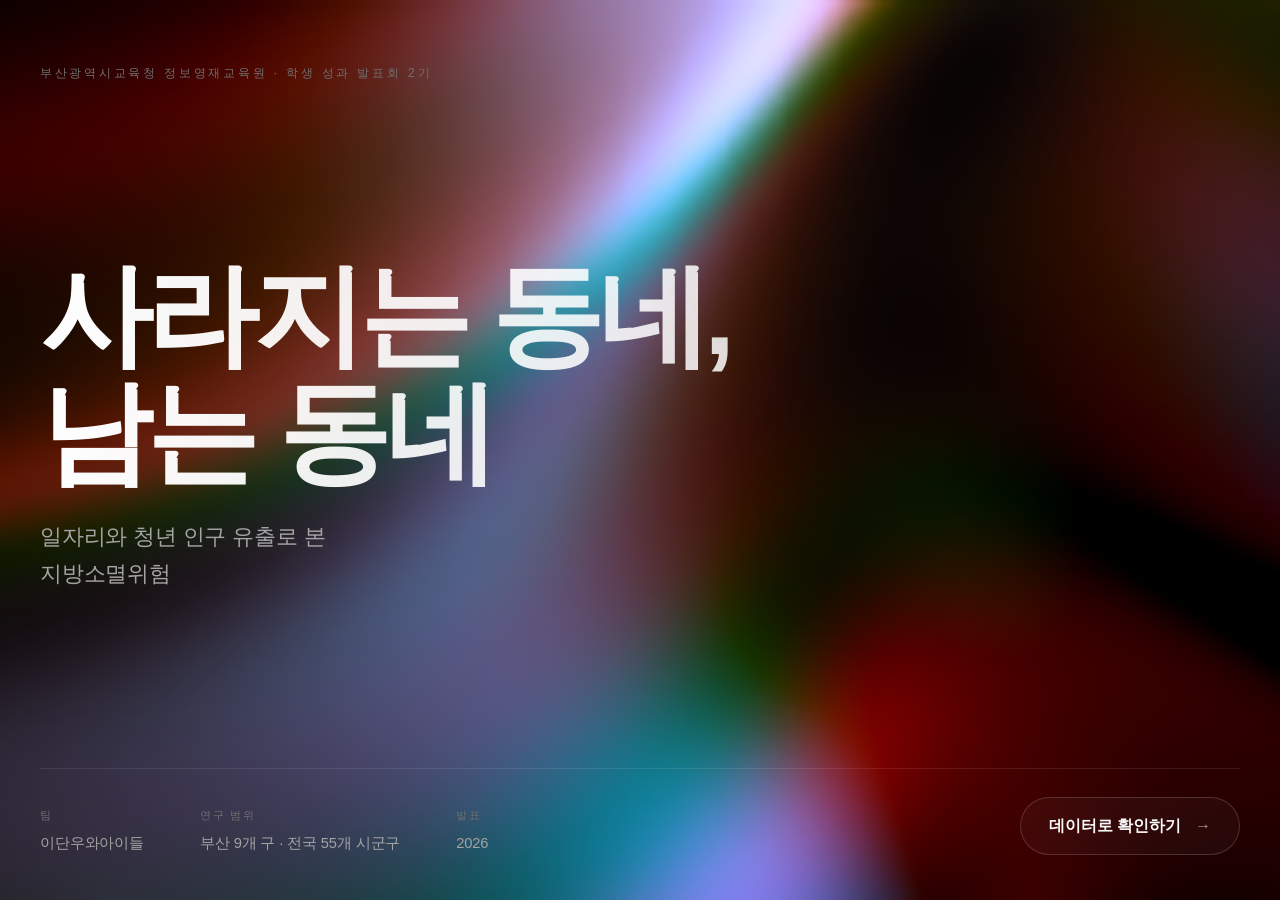
<file: index.html>
<!DOCTYPE html>
<html lang="ko">
<head>
  <meta charset="UTF-8">
  <meta name="viewport" content="width=device-width, initial-scale=1.0">
  <title>사라지는 동네, 남는 동네 · 이단우와아이들</title>
  <meta name="description" content="일자리와 청년 유출로 본 지방소멸위험 — 부산정보영재교육원 이단우와아이들 팀 연구 대시보드">
  <meta name="theme-color" content="#0a0a0a">
  <link rel="stylesheet" href="static/dashboard.css">
</head>
<body class="cover">

  <!-- ══════════════ 시작화면 ══════════════
       배경 물결은 canvas 로 그리는 장식이라 없어도 내용에 지장이 없다.
       글자와 버튼은 모두 HTML 에 그대로 있어서 JavaScript 가
       실행되지 않아도 화면이 그대로 보인다. -->
  <header class="hero">
    <canvas id="hero-wave" aria-hidden="true"></canvas>

    <p class="eyebrow">부산광역시교육청 정보영재교육원 · 학생 성과 발표회 2기</p>

    <div class="hero-mid">
      <h1 class="hero-title">사라지는 동네,<br>남는 동네</h1>
      <p class="hero-sub">일자리와 청년 인구 유출로 본 지방소멸위험</p>
    </div>

    <div class="hero-foot">
      <dl class="hero-meta">
        <div><dt>팀</dt><dd>이단우와아이들</dd></div>
        <div><dt>연구 범위</dt><dd>부산 9개 구 · 전국 55개 시군구</dd></div>
        <div><dt>발표</dt><dd>2026</dd></div>
      </dl>
      <a class="cta" href="dashboard.html">
        <span>데이터로 확인하기</span><span class="arrow">→</span>
      </a>
    </div>
  </header>

  <script src="static/wave.js"></script>
</body>
</html>
</file>
<file: static/dashboard.css>
/* =========================================================
   대시보드 스타일 — 「사라지는 동네, 남는 동네」
   에디토리얼(잡지형) 다크 레이아웃. 화면 장식은 전부 무채색으로 두고
   색은 오직 데이터에만 쓴다.
   ========================================================= */

:root {
  /* 배경과 면 */
  --bg: #0a0a0a;
  --card: #141414;          /* 차트가 그려지는 면 — 팔레트 검증 기준 */
  --card-2: #1b1b1b;
  --line: rgba(255, 255, 255, 0.09);
  --line-strong: rgba(255, 255, 255, 0.16);

  /* 글자 */
  --ink: #fafafa;
  --ink-2: #a3a3a3;
  --ink-3: #6f6f6f;

  /* 데이터 색 — 색약 구분·명도·대비 검증을 통과한 3색 (표면 #141414 기준) */
  --chart-1: #3987e5;         /* blue   : 그 외 구 / 산업쇠퇴 */
  --chart-2: #d95926;         /* orange : 원도심 */
  --chart-3: #199e70;         /* aqua   : 농어촌 낙후 */
  --chart-grid: rgba(255, 255, 255, 0.07);
  --status-critical: #d03b3b; /* 위험 경계선 */
  --status-warning: #fab219;  /* 관리 경계선 */

  --sans: "Pretendard", -apple-system, BlinkMacSystemFont, "Segoe UI",
          "Apple SD Gothic Neo", "Malgun Gothic", "맑은 고딕", sans-serif;

  --pad: clamp(20px, 5vw, 40px);
  --gap-section: clamp(72px, 11vw, 132px);
}

@font-face {
  font-family: "Cafe24 Supermagic";
  src: url("fonts/Cafe24Supermagic-Regular-v1.0.ttf") format("truetype");
  font-display: swap;
}

* { box-sizing: border-box; margin: 0; padding: 0; }

html { scroll-behavior: smooth; }

body {
  background: var(--bg);
  color: var(--ink);
  font-family: var(--sans);
  line-height: 1.65;
  -webkit-font-smoothing: antialiased;
  overflow-x: hidden;
  /* 한글은 낱글자 단위로 잘려서 '지방소 / 멸위험' 처럼 되기 쉽다.
     keep-all 로 띄어쓰기에서만 줄을 바꾼다. break-word 는 한 낱말이
     줄 하나에도 안 들어갈 때만 쪼개므로 anywhere 보다 덜 공격적이다. */
  word-break: keep-all;
  overflow-wrap: break-word;
}

/* =========================================================
   시작화면 — 정지된 에디토리얼 표지
   위(소속) / 가운데(제목) / 아래(가로선 + 정보 + 버튼)로 나뉜 세로 3단.
   애니메이션이 하나도 없고, 모든 글자가 처음부터 보인다.
   ========================================================= */
.hero {
  position: relative;
  min-height: 100svh;
  display: grid;
  grid-template-rows: auto 1fr auto;
  gap: 40px;
  overflow: hidden;
  padding: clamp(40px, 7vh, 72px) var(--pad) clamp(32px, 5vh, 52px);
}

/* 배경 물결 (static/wave.js 가 그린다).
   장식이라 aria-hidden 이고, 이 파일이 없어도 표지는 그대로 보인다. */
#hero-wave {
  position: absolute;
  inset: 0;
  width: 100%;
  height: 100%;
  display: block;
  pointer-events: none;
}

/* 물결 위에 글자가 올라가므로 어둡게 한 겹 덮어 읽기 쉽게 만든다.
   왼쪽(글자가 있는 쪽)을 더 진하게 깐다. */
.hero::before {
  content: "";
  position: absolute;
  inset: 0;
  background:
    linear-gradient(100deg, rgba(10, 10, 10, 0.9) 0%, rgba(10, 10, 10, 0.62) 42%, rgba(10, 10, 10, 0.1) 100%);
  pointer-events: none;
}

/* 위아래 가장자리를 페이지 색으로 눌러 물결이 잘린 티가 안 나게 한다 */
.hero::after {
  content: "";
  position: absolute;
  inset: 0;
  background:
    linear-gradient(to bottom, var(--bg) 0%, transparent 18%, transparent 72%, var(--bg) 100%);
  pointer-events: none;
}

.hero > * { position: relative; z-index: 1; }

.eyebrow {
  font-size: clamp(0.68rem, 1.6vw, 0.78rem);
  letter-spacing: 0.22em;
  color: var(--ink-3);
}

/* 줄바꿈은 제목의 <br> 이 담당한다. 여기에 ch 단위 max-width 를 걸면
   부모 글자 크기(16px) 기준이라 제목이 한 글자씩 쪼개진다. */
.hero-mid { align-self: center; }

.hero-title {
  font-size: clamp(2.7rem, 10vw, 7rem);
  font-weight: 800;
  letter-spacing: -0.05em;
  line-height: 1.04;
  background-image: linear-gradient(to right, #ffffff, rgba(255, 255, 255, 0.72));
  -webkit-background-clip: text;
  background-clip: text;
  color: transparent;
}

.hero-sub {
  margin-top: clamp(18px, 3vw, 28px);
  font-size: clamp(1rem, 2.4vw, 1.4rem);
  color: var(--ink-2);
  letter-spacing: -0.01em;
  max-width: 30ch;
}

/* 아래 띠: 왼쪽에 연구 정보, 오른쪽에 버튼 */
.hero-foot {
  border-top: 1px solid var(--line);
  padding-top: clamp(20px, 3vw, 28px);
  display: flex;
  align-items: flex-end;
  justify-content: space-between;
  flex-wrap: wrap;
  gap: 24px 32px;
}

.hero-meta {
  display: flex;
  flex-wrap: wrap;
  gap: 12px clamp(24px, 5vw, 56px);
}
.hero-meta dt {
  font-size: 0.68rem;
  letter-spacing: 0.16em;
  color: var(--ink-3);
  margin-bottom: 6px;
}
.hero-meta dd { font-size: 0.92rem; color: var(--ink-2); letter-spacing: -0.01em; }

.cta {
  display: inline-flex;
  align-items: center;
  gap: 14px;
  padding: 15px 28px;
  border-radius: 999px;
  border: 1px solid var(--line-strong);
  background: rgba(255, 255, 255, 0.03);
  color: var(--ink);
  font-size: 0.98rem;
  font-weight: 600;
  text-decoration: none;
  white-space: nowrap;
  transition: background 0.3s ease, border-color 0.3s ease;
}
.cta:hover { background: rgba(255, 255, 255, 0.08); border-color: var(--ink-3); }

.cta .arrow { opacity: 0.6; }
.cta:hover .arrow { opacity: 1; }

/* 표지는 이 한 화면이 전부다. 스크롤할 것이 없으니 막아 둔다 */
body.cover { overflow: hidden; }

/* =========================================================
   본문 페이지 상단 바 (dashboard.html)
   표지로 돌아가는 길. 스크롤해도 위에 붙어 있는다.
   ========================================================= */
.topbar {
  position: sticky;
  top: 0;
  z-index: 20;
  background: rgba(10, 10, 10, 0.82);
  backdrop-filter: blur(10px);
  border-bottom: 1px solid var(--line);
}

/* .wrap 의 padding: 0 이 나중에 선언돼 있어서, 선택자를 한 단계 겹쳐
   우선순위를 올려야 위아래 여백이 먹는다 */
.topbar .topbar-inner {
  display: flex;
  align-items: center;
  gap: 20px;
  padding-top: 15px;
  padding-bottom: 15px;
}

.back {
  display: inline-flex;
  align-items: center;
  gap: 9px;
  color: var(--ink-2);
  text-decoration: none;
  font-size: 0.88rem;
  font-weight: 600;
  white-space: nowrap;
  transition: color 0.2s ease;
}
.back:hover { color: var(--ink); }
.back .arrow { opacity: 0.6; }
.back:hover .arrow { opacity: 1; }

.topbar-title {
  margin-left: auto;
  font-size: 0.82rem;
  color: var(--ink-3);
  letter-spacing: -0.01em;
  white-space: nowrap;
  overflow: hidden;
  text-overflow: ellipsis;
}

/* 상단 바 바로 아래에 첫 섹션이 붙지 않도록 여백을 조금 줄인다 */
.topbar + .wrap > section.block:first-child { margin-top: clamp(48px, 7vw, 88px); }

/* 앵커로 이동할 때 상단 바에 제목이 가리지 않게 */
section.block { scroll-margin-top: 72px; }

/* =========================================================
   본문 레이아웃
   ========================================================= */
.wrap {
  max-width: 1160px;
  margin: 0 auto;
  padding: 0 var(--pad);
}

section.block { margin-top: var(--gap-section); }

.sec-head { margin-bottom: clamp(28px, 4vw, 48px); }

.sec-num {
  display: inline-block;
  font-size: 0.72rem;
  letter-spacing: 0.2em;
  color: var(--ink-3);
  margin-bottom: 14px;
}
.sec-num::after {
  content: "";
  display: inline-block;
  width: 40px;
  height: 1px;
  background: var(--line-strong);
  vertical-align: middle;
  margin-left: 14px;
}

.sec-title {
  font-size: clamp(1.6rem, 3.6vw, 2.4rem);
  font-weight: 700;
  letter-spacing: -0.03em;
  line-height: 1.25;
}

.sec-desc {
  margin-top: 14px;
  max-width: 62ch;
  color: var(--ink-2);
  font-size: clamp(0.92rem, 1.8vw, 1.02rem);
}

/* 스크롤 등장 — .js-on 은 <head> 에서 JS가 붙여준다.
   JS가 실행되지 않으면 이 규칙 자체가 적용되지 않아 본문이 처음부터 보인다. */
.js-on .reveal {
  opacity: 0;
  transform: translateY(28px);
  transition: opacity 0.8s cubic-bezier(0.16, 1, 0.3, 1),
              transform 0.8s cubic-bezier(0.16, 1, 0.3, 1);
}
.js-on .reveal.is-visible { opacity: 1; transform: none; }

/* =========================================================
   01 · 연구 질문 — 큰 문장 + 가설 체인
   ========================================================= */
.lead {
  font-size: clamp(1.5rem, 4.2vw, 2.8rem);
  font-weight: 700;
  letter-spacing: -0.035em;
  line-height: 1.35;
  max-width: 20ch;
}
.lead em {
  font-style: normal;
  background-image: linear-gradient(to right, #ffffff, rgba(255, 255, 255, 0.55));
  -webkit-background-clip: text;
  background-clip: text;
  color: transparent;
}

.chain {
  margin-top: clamp(40px, 6vw, 64px);
  display: flex;
  align-items: stretch;
  flex-wrap: wrap;
  gap: 14px;
}

.chain-node {
  flex: 1 1 220px;
  border: 1px solid var(--line);
  border-radius: 16px;
  background: var(--card);
  padding: 22px 24px;
}
.chain-node .step {
  font-size: 0.7rem;
  letter-spacing: 0.16em;
  color: var(--ink-3);
}
.chain-node .what {
  margin-top: 10px;
  font-size: clamp(1rem, 2.2vw, 1.18rem);
  font-weight: 600;
  letter-spacing: -0.02em;
}
.chain-node .how { margin-top: 8px; font-size: 0.82rem; color: var(--ink-2); }

.chain-link {
  flex: 0 0 auto;
  align-self: center;
  text-align: center;
  color: var(--ink-3);
  font-size: 0.78rem;
  padding: 0 4px;
}
.chain-link .r {
  display: block;
  color: var(--ink);
  font-weight: 700;
  font-variant-numeric: tabular-nums;
}
.chain-link .ar { display: block; font-size: 1.1rem; line-height: 1; opacity: 0.5; }

.note-card {
  margin-top: 28px;
  border-left: 2px solid var(--line-strong);
  padding: 4px 0 4px 20px;
  color: var(--ink-2);
  font-size: 0.88rem;
}
.note-card strong { color: var(--ink); font-weight: 600; }
.note-card b { color: var(--ink); font-weight: 600; }

/* =========================================================
   03 · 청년 성비
   왼쪽에 점 그래프, 오른쪽에 읽는 법. 좁아지면 위아래로 쌓인다.
   ========================================================= */
.ratio {
  display: grid;
  grid-template-columns: minmax(0, 1.05fr) minmax(0, 1fr);
  gap: 18px;
  align-items: start;
}

.ratio-points {
  display: grid;
  gap: 1px;
  background: var(--line);
  border-top: 1px solid var(--line);
  border-bottom: 1px solid var(--line);
}
.ratio-point {
  background: var(--bg);
  display: grid;
  grid-template-columns: 32px 1fr;
  gap: 10px;
  padding: 16px 2px;
  align-items: start;
}
.ratio-point .n {
  color: var(--ink-3);
  font-size: 0.74rem;
  font-variant-numeric: tabular-nums;
  padding-top: 3px;
}
.ratio-point p { font-size: 0.9rem; color: var(--ink-2); }
.ratio-point b { color: var(--ink); font-weight: 600; }

/* 화면의 '청년'이 원자료로는 무엇인지 밝히는 줄 */
.ratio-disclosure {
  margin-top: 20px;
  font-size: 0.8rem;
  color: var(--ink-3);
  line-height: 1.8;
}
.ratio-disclosure b { color: var(--ink-2); font-weight: 600; }

/* 점 그래프의 지역 이름 (SVG 안 글자) */
.row-label {
  fill: var(--ink-2);
  font-size: 12px;
  font-family: var(--sans);
}

/* 툴팁 안의 한 줄 설명 */
.tip-note {
  margin-top: 7px;
  padding-top: 7px;
  border-top: 1px solid var(--line);
  color: var(--ink-3);
  font-size: 11px;
  max-width: 17rem;
  white-space: normal;
}

@media (max-width: 900px) {
  .ratio { grid-template-columns: 1fr; }
}

/* =========================================================
   02 · 소멸위험지수 계산기
   조절 막대는 Radix UI Slider의 생김새(8px 트랙 · 20px 동그란 손잡이 ·
   2px 테두리)를 네이티브 <input type="range"> 위에 CSS로 다시 만든 것이다.
   --p (0~1) 하나로 트랙의 채워진 길이와 말풍선 위치를 함께 움직인다.
   ========================================================= */
.calc {
  display: grid;
  grid-template-columns: repeat(auto-fit, minmax(min(420px, 100%), 1fr));
  gap: 18px;
  align-items: start;
}

.calc-controls {
  border: 1px solid var(--line);
  border-radius: 20px;
  background: var(--card);
  padding: 30px clamp(20px, 2.6vw, 30px);
}

.field + .field { margin-top: 34px; }

.field label {
  display: block;
  font-size: 0.9rem;
  font-weight: 600;
  letter-spacing: -0.01em;
}

.field-help { margin-top: 10px; font-size: 0.78rem; color: var(--ink-3); }

/* 말풍선이 앉을 자리를 위쪽에 비워 둔다 */
.slider { position: relative; margin-top: 14px; padding-top: 32px; }

.slider input[type="range"] {
  -webkit-appearance: none;
  appearance: none;
  display: block;
  width: 100%;
  height: 8px;
  margin: 0;
  border-radius: 999px;
  cursor: pointer;
  background: linear-gradient(to right,
    var(--ink) 0 calc(var(--p, 0.5) * 100%),
    rgba(255, 255, 255, 0.12) calc(var(--p, 0.5) * 100%) 100%);
}

.slider input[type="range"]::-webkit-slider-thumb {
  -webkit-appearance: none;
  width: 20px;
  height: 20px;
  border-radius: 50%;
  border: 2px solid var(--ink);
  background: var(--bg);
  cursor: pointer;
}
.slider input[type="range"]::-moz-range-thumb {
  width: 16px;
  height: 16px;
  border-radius: 50%;
  border: 2px solid var(--ink);
  background: var(--bg);
  cursor: pointer;
}

.slider input[type="range"]:focus { outline: none; }
.slider input[type="range"]:focus-visible {
  outline: 3px solid rgba(255, 255, 255, 0.4);
  outline-offset: 5px;
}

/* 손잡이 중심은 양끝에서 10px(손잡이 반지름)만큼 안쪽까지만 움직인다 */
.slider-bubble {
  position: absolute;
  top: 0;
  left: calc(10px + (100% - 20px) * var(--p, 0.5));
  transform: translateX(-50%);
  padding: 4px 10px;
  border-radius: 7px;
  background: #181818;
  border: 1px solid var(--line-strong);
  color: var(--ink);
  font-size: 0.75rem;
  font-variant-numeric: tabular-nums;
  white-space: nowrap;
}

.presets {
  margin-top: 34px;
  padding-top: 24px;
  border-top: 1px solid var(--line);
  display: flex;
  flex-wrap: wrap;
  align-items: center;
  gap: 8px;
}
.presets-label {
  font-size: 0.7rem;
  letter-spacing: 0.14em;
  color: var(--ink-3);
  margin-right: 4px;
}
.presets button {
  font: inherit;
  font-size: 0.8rem;
  color: var(--ink-2);
  border: 1px solid var(--line);
  border-radius: 999px;
  background: rgba(255, 255, 255, 0.02);
  padding: 7px 14px;
  cursor: pointer;
  transition: color 0.2s ease, border-color 0.2s ease, background 0.2s ease;
}
.presets button:hover { color: var(--ink); border-color: var(--line-strong); }
.presets button[aria-pressed="true"] {
  color: var(--ink);
  border-color: var(--ink-3);
  background: rgba(255, 255, 255, 0.07);
}

/* ---- 결과 ---- */
.calc-result {
  border: 1px solid var(--line);
  border-radius: 20px;
  background: var(--card);
  padding: 30px clamp(20px, 2.6vw, 30px);
}

.calc-formula {
  font-size: 0.86rem;
  color: var(--ink-2);
  font-variant-numeric: tabular-nums;
}

.calc-value {
  margin-top: 6px;
  font-size: clamp(3rem, 9vw, 4.6rem);
  font-weight: 800;
  letter-spacing: -0.05em;
  line-height: 1;
  font-variant-numeric: tabular-nums;
}

.calc-badge {
  display: inline-flex;
  align-items: center;
  gap: 8px;
  margin-top: 16px;
  padding: 6px 15px 6px 12px;
  border-radius: 999px;
  border: 1px solid currentColor;
  background: rgba(255, 255, 255, 0.04);
  color: var(--tone, var(--ink));
  font-size: 0.84rem;
  font-weight: 600;
}
.calc-badge::before {
  content: "";
  width: 8px;
  height: 8px;
  border-radius: 50%;
  background: currentColor;
}

/* 0~60 눈금자. 세 구간 색이 곧 등급이다 */
.calc-gauge {
  position: relative;
  margin: 34px 0 34px;
  height: 8px;
  border-radius: 999px;
  background: linear-gradient(to right,
    var(--status-critical) 0 33.33%,
    var(--status-warning) 33.33% 66.67%,
    var(--chart-1) 66.67% 100%);
}
.calc-needle {
  position: absolute;
  top: -6px;
  bottom: -6px;
  left: var(--pos, 39%);
  width: 3px;
  margin-left: -1.5px;
  border-radius: 999px;
  background: var(--ink);
  box-shadow: 0 0 0 2px var(--card);
}
.calc-mark {
  position: absolute;
  top: 16px;
  left: var(--at);
  transform: translateX(-50%);
  font-size: 0.68rem;
  color: var(--ink-3);
  font-variant-numeric: tabular-nums;
}
.calc-mark i { font-style: normal; }
.calc-mark::before {
  content: "";
  position: absolute;
  left: 50%;
  top: -14px;
  width: 1px;
  height: 10px;
  background: rgba(255, 255, 255, 0.35);
}

.calc-compare { font-size: 0.86rem; color: var(--ink-2); }
.calc-compare strong { color: var(--ink); font-weight: 600; }

/* =========================================================
   03 · 요약 숫자
   ========================================================= */
.stats {
  display: grid;
  grid-template-columns: repeat(auto-fit, minmax(220px, 1fr));
  gap: 1px;
  background: var(--line);
  border: 1px solid var(--line);
  border-radius: 20px;
  overflow: hidden;
}

.stat {
  background: var(--bg);
  padding: 28px clamp(20px, 3vw, 30px) 26px;
}
.stat .k { font-size: 0.8rem; color: var(--ink-2); }
.stat .v {
  margin: 12px 0 8px;
  font-size: clamp(2rem, 4.6vw, 2.9rem);
  font-weight: 800;
  letter-spacing: -0.045em;
  line-height: 1;
}
.stat .s { font-size: 0.8rem; color: var(--ink-2); line-height: 1.55; }
.stat .src { margin-top: 12px; font-size: 0.7rem; color: var(--ink-3); }

/* =========================================================
   04 · 차트
   ========================================================= */
.charts {
  display: grid;
  grid-template-columns: repeat(auto-fit, minmax(min(430px, 100%), 1fr));
  gap: 18px;
}

.card {
  background: var(--card);
  border: 1px solid var(--line);
  border-radius: 20px;
  padding: 26px clamp(18px, 2.4vw, 26px) 20px;
  min-width: 0;
  transition: border-color 0.3s ease, transform 0.3s ease;
}
.card:hover { border-color: var(--line-strong); }

.card-head {
  display: flex;
  align-items: baseline;
  justify-content: space-between;
  gap: 14px;
}
.card-head h3 {
  font-size: 1.05rem;
  font-weight: 650;
  letter-spacing: -0.02em;
}
.tag {
  flex: none;
  font-size: 0.72rem;
  color: var(--ink-2);
  border: 1px solid var(--line);
  border-radius: 999px;
  padding: 4px 11px;
  white-space: nowrap;
}
.card-sub { margin-top: 8px; font-size: 0.82rem; color: var(--ink-2); }
.card-src { margin-top: 14px; font-size: 0.7rem; color: var(--ink-3); }

.chart { width: 100%; margin-top: 18px; }
.chart-svg { width: 100%; height: auto; display: block; }

/* SVG 안의 글자 */
.tick-label  { fill: var(--ink-3); font-size: 11px; font-family: var(--sans); font-variant-numeric: tabular-nums; }
.axis-label  { fill: var(--ink-3); font-size: 11px; font-family: var(--sans); }
.point-label { fill: var(--ink);   font-size: 11px; font-weight: 600; font-family: var(--sans); }
.level-label { font-size: 10px; font-weight: 700; font-family: var(--sans); }
.seg-label   { fill: #fff; font-size: 13px; font-weight: 700; font-family: var(--sans); }
.donut-center-num { fill: var(--ink); font-size: 32px; font-weight: 800; font-family: var(--sans); letter-spacing: -0.03em; }
.donut-center-sub { fill: var(--ink-3); font-size: 11px; font-family: var(--sans); }
.scatter-dot, .donut-seg { transition: opacity 0.15s ease; cursor: default; }

/* 툴팁 */
.chart-tip {
  position: fixed;
  top: 0; left: 0;
  z-index: 60;
  min-width: 11.5rem;
  pointer-events: none;
  opacity: 0;
  transition: opacity 0.12s ease;
  background: rgba(24, 24, 24, 0.97);
  border: 1px solid var(--line-strong);
  border-radius: 12px;
  padding: 11px 14px;
  font-family: var(--sans);
  font-size: 12px;
  color: var(--ink);
  backdrop-filter: blur(10px);
  box-shadow: 0 16px 40px rgba(0, 0, 0, 0.6);
}
.tip-label { font-weight: 650; margin-bottom: 7px; letter-spacing: -0.01em; }
.tip-sub { color: var(--ink-3); font-weight: 400; }
.tip-row { display: flex; align-items: center; gap: 9px; line-height: 1.85; }
.tip-swatch { width: 9px; height: 9px; border-radius: 3px; flex: none; }
.tip-name { color: var(--ink-2); flex: 1; padding-right: 16px; white-space: nowrap; }
.tip-value { font-weight: 650; font-variant-numeric: tabular-nums; }

/* 범례 */
.chart-legend {
  display: flex;
  justify-content: center;
  flex-wrap: wrap;
  gap: 8px 20px;
  padding-top: 16px;
  font-size: 12px;
  color: var(--ink-2);
}
.chart-legend-item { display: flex; align-items: center; gap: 7px; }

/* =========================================================
   05 · 상관계수
   ========================================================= */
.corr {
  display: grid;
  grid-template-columns: repeat(auto-fit, minmax(min(250px, 100%), 1fr));
  gap: 16px;
}
.corr-item {
  border: 1px solid var(--line);
  border-radius: 18px;
  padding: 24px;
  background: var(--card);
}
.corr-item .r {
  font-size: clamp(1.9rem, 4vw, 2.5rem);
  font-weight: 800;
  letter-spacing: -0.045em;
  font-variant-numeric: tabular-nums;
}
.corr-item .pair { margin-top: 8px; font-weight: 600; font-size: 0.95rem; }
.corr-item .note { margin-top: 8px; font-size: 0.8rem; color: var(--ink-2); }

/* 막대 게이지 — |r| 을 눈으로 비교 */
.rbar {
  margin-top: 16px;
  height: 4px;
  border-radius: 999px;
  background: rgba(255, 255, 255, 0.08);
  overflow: hidden;
}
.rbar span { display: block; height: 100%; border-radius: 999px; background: var(--ink); }

/* =========================================================
   06 · 결론
   ========================================================= */
.findings { display: grid; gap: 1px; background: var(--line); border-top: 1px solid var(--line); border-bottom: 1px solid var(--line); }
.finding {
  background: var(--bg);
  display: grid;
  grid-template-columns: 54px 1fr;
  gap: 8px;
  padding: 24px 4px;
  align-items: start;
}
.finding .n { color: var(--ink-3); font-size: 0.78rem; font-variant-numeric: tabular-nums; padding-top: 5px; }
.finding .t { font-size: clamp(1rem, 2.2vw, 1.15rem); font-weight: 600; letter-spacing: -0.02em; }
.finding .d { margin-top: 6px; font-size: 0.88rem; color: var(--ink-2); }

/* =========================================================
   07 · 정책 제안
   보고서 Ⅳ장의 핵심이라 결론 안에 묻어두지 않고 독립 섹션으로 뺐다.
   ========================================================= */
.proposals {
  display: grid;
  grid-template-columns: repeat(auto-fit, minmax(min(380px, 100%), 1fr));
  gap: 18px;
}

.proposal {
  border: 1px solid var(--line);
  border-radius: 20px;
  padding: clamp(26px, 3.2vw, 36px);
  background: linear-gradient(180deg, rgba(255, 255, 255, 0.045), transparent);
  display: flex;
  flex-direction: column;
}

.proposal .who {
  font-size: 0.72rem;
  letter-spacing: 0.2em;
  color: var(--ink-3);
}

.proposal .to {
  margin-top: 10px;
  font-size: clamp(1.15rem, 2.6vw, 1.45rem);
  font-weight: 700;
  letter-spacing: -0.03em;
}

.proposal .body {
  margin-top: 16px;
  font-size: clamp(0.98rem, 2vw, 1.08rem);
  letter-spacing: -0.01em;
  line-height: 1.7;
}
.proposal .body strong { font-weight: 700; }

/* 근거 줄은 카드 맨 아래에 붙여 두 카드의 높이가 달라도 나란히 보이게 한다 */
.proposal .why {
  margin-top: auto;
  padding-top: 20px;
  border-top: 1px solid var(--line);
  font-size: 0.8rem;
  color: var(--ink-2);
  line-height: 1.7;
}
.proposal .why b {
  color: var(--ink);
  font-weight: 600;
  font-variant-numeric: tabular-nums;
}

/* =========================================================
   표로 보기
   ========================================================= */
.table-box {
  margin-top: 24px;
  border: 1px solid var(--line);
  border-radius: 18px;
  background: var(--card);
  padding: 20px clamp(18px, 2.4vw, 26px);
}
.table-box summary {
  cursor: pointer;
  color: var(--ink-2);
  font-size: 0.9rem;
  list-style: none;
}
.table-box summary::-webkit-details-marker { display: none; }
.table-box summary::before { content: "＋ "; color: var(--ink-3); }
.table-box[open] summary::before { content: "－ "; }
.table-box summary:hover { color: var(--ink); }
.table-scroll { overflow-x: auto; margin-top: 18px; }
table { border-collapse: collapse; width: 100%; min-width: 680px; font-size: 0.85rem; }
th, td {
  border-bottom: 1px solid var(--line);
  padding: 10px 12px;
  text-align: right;
  font-variant-numeric: tabular-nums;
  white-space: nowrap;
}
th:first-child, td:first-child { text-align: left; }
th { color: var(--ink-3); font-weight: 600; font-size: 0.78rem; }
.row-old td:first-child { color: var(--chart-2); font-weight: 600; }
caption { caption-side: bottom; text-align: left; color: var(--ink-3); font-size: 0.74rem; padding-top: 12px; }

/* =========================================================
   08 · 팀
   ========================================================= */
.team-name {
  font-family: "Cafe24 Supermagic", var(--sans);
  font-size: clamp(2.4rem, 8vw, 4.6rem);
  letter-spacing: -0.02em;
  line-height: 1.1;
  margin-bottom: 32px;
}

.members {
  display: grid;
  grid-template-columns: repeat(auto-fit, minmax(min(200px, 100%), 1fr));
  gap: 16px;
}
.member {
  border: 1px solid var(--line);
  border-radius: 18px;
  padding: 24px;
  background: var(--card);
  transition: transform 0.3s cubic-bezier(0.16, 1, 0.3, 1), border-color 0.3s ease;
}
.member:hover { transform: translateY(-4px); border-color: var(--line-strong); }
.member .nm { font-size: 1.2rem; font-weight: 700; letter-spacing: -0.02em; }
.member .ro { margin-top: 6px; font-size: 0.8rem; color: var(--ink-2); }

.team-foot { margin-top: 28px; color: var(--ink-2); font-size: 0.9rem; }

/* =========================================================
   출처 · 푸터
   ========================================================= */
.site-foot {
  margin-top: var(--gap-section);
  border-top: 1px solid var(--line);
  padding: 56px 0 72px;
}
.sources-list {
  margin: 0 0 0 20px;
  color: var(--ink-2);
  font-size: 0.82rem;
  line-height: 2;
}
.sources-list li { padding-left: 6px; }
.foot-note {
  margin-top: 36px;
  font-size: 0.75rem;
  color: var(--ink-3);
  line-height: 1.9;
}

/* =========================================================
   반응형 · 접근성
   ========================================================= */
@media (max-width: 720px) {
  .hero-mid { max-width: none; }
  .hero-foot { align-items: stretch; }
  .hero-meta { flex-direction: column; gap: 16px; }
  .cta { justify-content: center; }
  .chain { flex-direction: column; }
  .chain-link { align-self: flex-start; padding: 2px 0 2px 24px; text-align: left; }
  .chain-link .ar { display: inline; }
  .chain-link .r { display: inline; margin-left: 8px; }
  .finding { grid-template-columns: 1fr; gap: 0; }
  .finding .n { padding-top: 0; margin-bottom: 6px; }
}

@media (prefers-reduced-motion: reduce) {
  html { scroll-behavior: auto; }
  .js-on .reveal { opacity: 1; transform: none; transition: none; }
  .member:hover { transform: none; }
}
</file>
